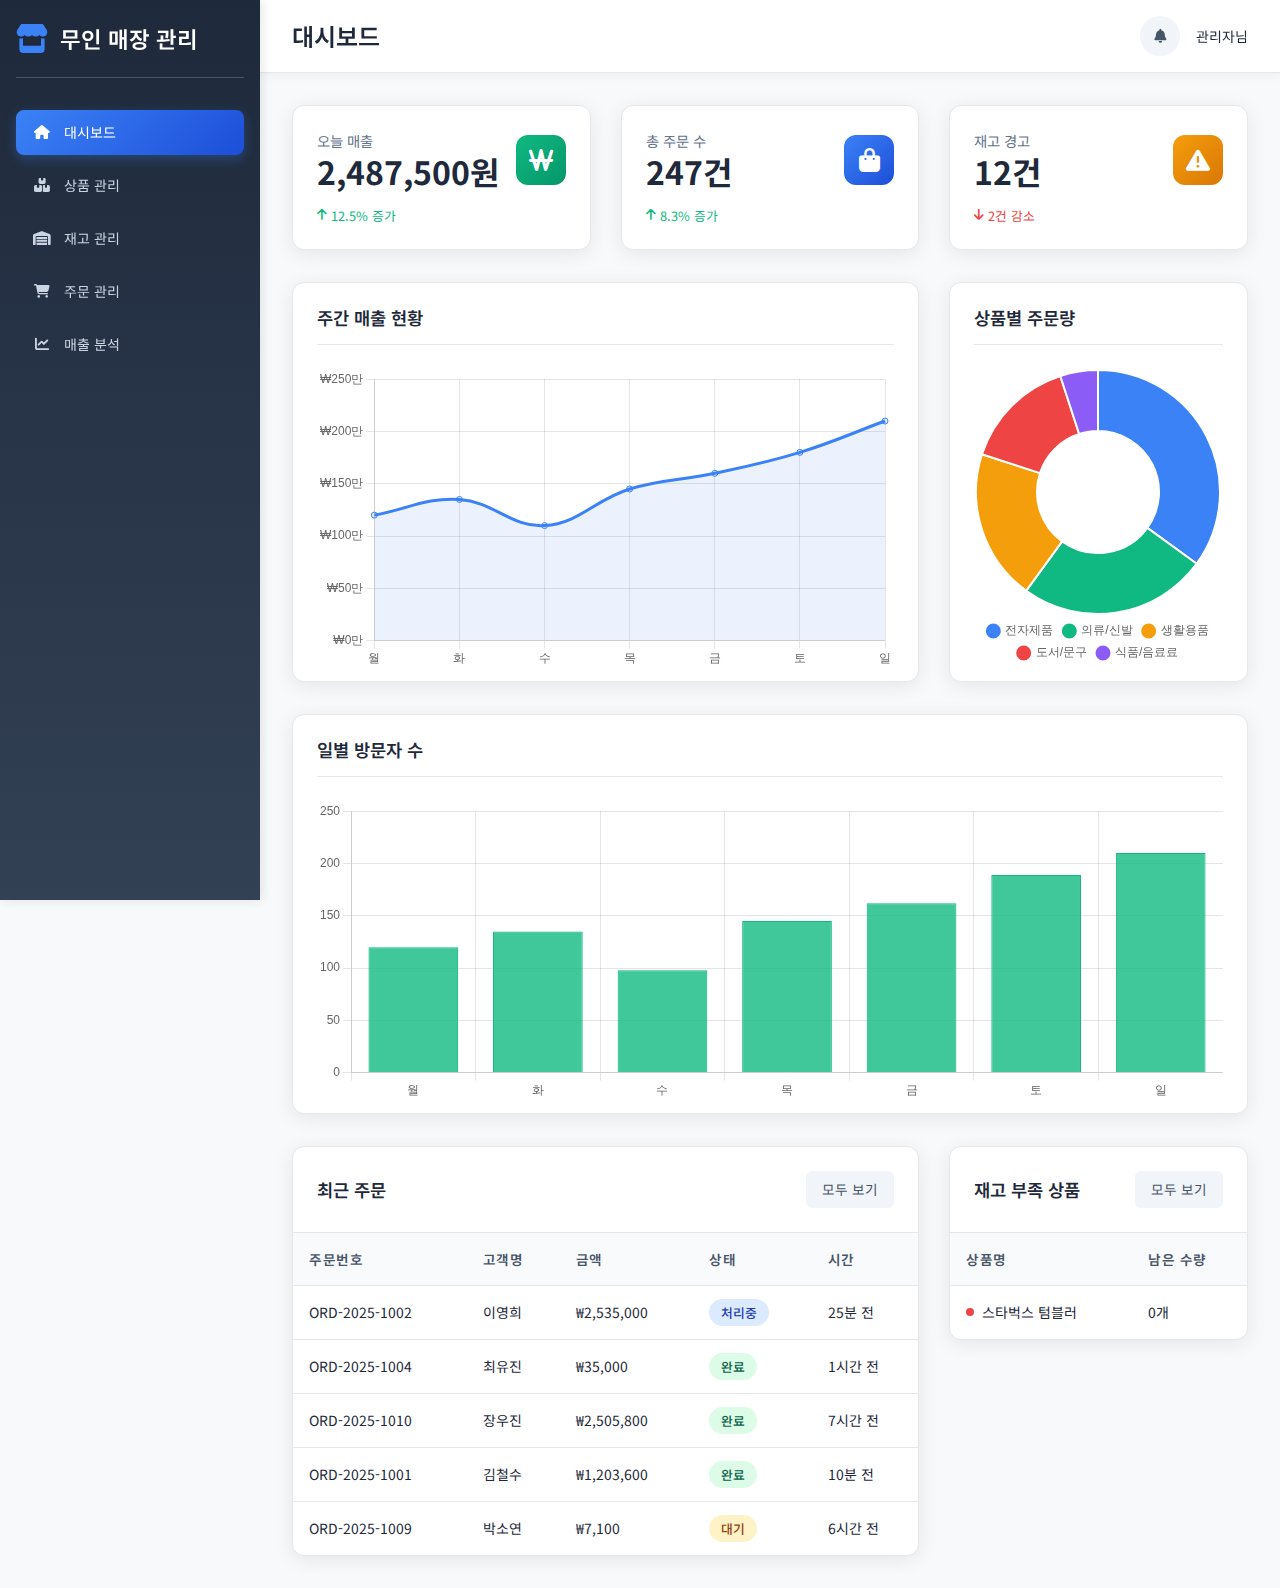
<file: index.html>
<!DOCTYPE html>
<html lang="ko">

<head>
  <meta charset="UTF-8">
  <meta name="viewport" content="width=device-width, initial-scale=1">
  <title>무인 매장 관리 시스템</title>

  <!--google 글꼴-->
  <link href="https://fonts.googleapis.com/css2?family=Noto+Sans+KR:wght@300;400;500;600;700&display=swap"
    rel="stylesheet">
  <!-- Font Awesome CDN css -->
  <link href="https://cdnjs.cloudflare.com/ajax/libs/font-awesome/6.7.2/css/all.min.css" rel="stylesheet">
  <!-- bootstrap css -->
  <link href="bootstrap-4.6.2-dist/css/bootstrap.min.css" rel="stylesheet">

  <!-- 외부 CSS -->
  <link href="CSS/common.css" rel="stylesheet">
  <link href="CSS/Dashboard.css" rel="stylesheet">

  <!-- Chart.js -->
  <script src="Chart/chart.umd.js"></script>
</head>

<body>
  <!-- 사이드바 -->
  <aside id="sidebar" class="sidebar">
    <div class="sidebar-brand">
      <i class="fas fa-store"></i>
      <h2>무인 매장 관리</h2>
    </div>
    <nav>
      <a href="index.html" class="nav-link active"><i class="fas fa-home"></i>대시보드</a>
      <a href="products.html" class="nav-link"><i class="fas fa-boxes"></i>상품 관리</a>
      <a href="inventory.html" class="nav-link"><i class="fas fa-warehouse"></i>재고 관리</a>
      <a href="orders.html" class="nav-link"><i class="fas fa-shopping-cart"></i>주문 관리</a>
      <a href="sales.html" class="nav-link"><i class="fas fa-chart-line"></i>매출 분석</a>
    </nav>
  </aside>

  <!-- 메인 컨테이너 -->
  <div class="main-container">
    <!-- 헤더 -->
    <header class="header d-flex justify-content-between align-items-center">
      <div class="d-flex align-items-center">
        <button id="mobileMenuBtn" class="mobile-menu-btn"><i class="fas fa-bars"></i></button>
        <h1 class="ms-2 header-title">대시보드</h1>
      </div>
      <div class="user-info">
        <button class="notification-btn">
          <i class="fas fa-bell"></i>
        </button>
        <span>관리자님</span>
      </div>
    </header>

    <!-- 주요 콘텐츠 영역 -->
    <main class="main-content">
      <!-- KPI 카드 -->
      <section class="kpi-section">
        <div class="row g-4">
          <div class="col-lg-4 col-md-6">
            <div class="kpi-card">
              <div class="kpi-header">
                <div>
                  <p class="kpi-title">오늘 매출</p>
                  <h3 class="kpi-value">2,487,500원</h3>
                </div>
                <div class="kpi-icon sales">
                  <i class="fas fa-won-sign"></i>
                </div>
              </div>
              <div class="kpi-change positive">
                <i class="fas fa-arrow-up"></i>
                <span>12.5% 증가</span>
              </div>
            </div>
          </div>
          <div class="col-lg-4 col-md-6">
            <div class="kpi-card">
              <div class="kpi-header">
                <div>
                  <p class="kpi-title">총 주문 수</p>
                  <h3 class="kpi-value">247건</h3>
                </div>
                <div class="kpi-icon orders">
                  <i class="fas fa-shopping-bag"></i>
                </div>
              </div>
              <div class="kpi-change positive">
                <i class="fas fa-arrow-up"></i>
                <span>8.3% 증가</span>
              </div>
            </div>
          </div>
          <div class="col-lg-4 col-md-6">
            <div class="kpi-card">
              <div class="kpi-header">
                <div>
                  <p class="kpi-title">재고 경고</p>
                  <h3 class="kpi-value">12건</h3>
                </div>
                <div class="kpi-icon warning">
                  <i class="fas fa-exclamation-triangle"></i>
                </div>
              </div>
              <div class="kpi-change negative">
                <i class="fas fa-arrow-down"></i>
                <span>2건 감소</span>
              </div>
            </div>
          </div>
        </div>
      </section>

      <!-- 차트 -->
      <section class="charts-section">
        <div class="row g-4">
          <div class="col-lg-8">
            <div class="chart-card">
              <div class="chart-header">
                <h3 class="chart-title">주간 매출 현황</h3>
              </div>
              <div class="chart-container">
                <canvas id="salesChart"></canvas>
              </div>
            </div>
          </div>
          <div class="col-lg-4">
            <div class="chart-card">
              <div class="chart-header">
                <h3 class="chart-title">상품별 주문량</h3>
              </div>
              <div class="chart-container">
                <canvas id="productChart"></canvas>
              </div>
            </div>
          </div>
        </div>
        <div class="row g-4 mt-0">
          <div class="col-12">
            <div class="chart-card">
              <div class="chart-header">
                <h3 class="chart-title">일별 방문자 수</h3>
              </div>
              <div class="chart-container">
                <canvas id="visitorChart"></canvas>
              </div>
            </div>
          </div>
        </div>
      </section>

      <!-- 테이블 -->
      <section class="tables-section">
        <div class="row g-4">
          <div class="col-lg-8">
            <div class="table-card">
              <div class="table-header">
                <h3 class="table-title">최근 주문</h3>
                <a href="orders.html" class="view-all-btn">모두 보기</a>
              </div>
              <div class="table-responsive">
                <table class="custom-table">
                  <thead>
                    <tr>
                      <th>주문번호</th>
                      <th>고객명</th>
                      <th>금액</th>
                      <th>상태</th>
                      <th>시간</th>
                    </tr>
                  </thead>
                  <tbody id="ordersTable">
                    <!-- 주문 데이터 삽입 -->
                  </tbody>
                </table>
              </div>
            </div>
          </div>
          <div class="col-lg-4">
            <div class="table-card">
              <div class="table-header">
                <h3 class="table-title">재고 부족 상품</h3>
                <a href="inventory.html" class="view-all-btn">모두 보기</a>
              </div>
              <div class="table-responsive">
                <table class="custom-table">
                  <thead>
                    <tr>
                      <th>상품명</th>
                      <th>남은 수량</th>
                    </tr>
                  </thead>
                  <tbody id="stockTable">
                    <!-- 재고 데이터 삽입 -->
                  </tbody>
                </table>
              </div>
            </div>
          </div>
        </div>
      </section>
    </main>
  </div>

  <!-- JS 프레임워크 -->
  <script src="bootstrap-4.6.2-dist/js/bootstrap.bundle.min.js"></script>
  <!-- 외부 JS -->
  <script src="JS/common.js"></script>
  <script src="JS/Dashboard.js"></script>
</body>

</html>
</file>
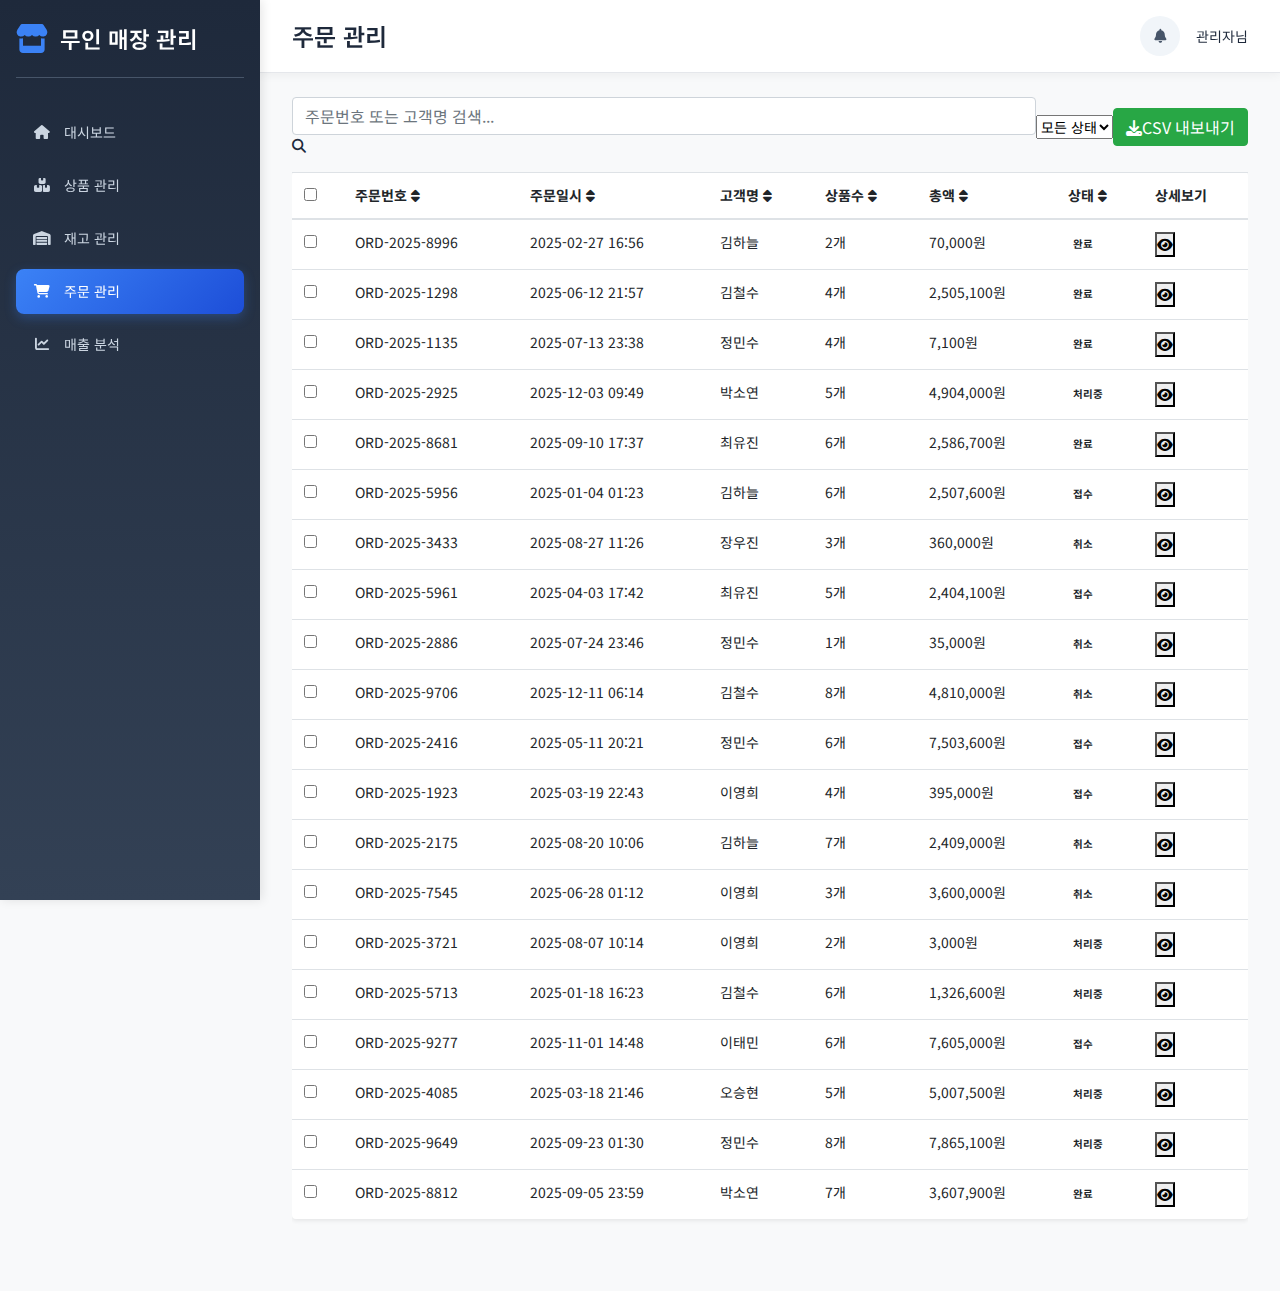
<file: orders.html>
<!DOCTYPE html>
<html lang="ko">

<head>
  <meta charset="UTF-8" />
  <meta name="viewport" content="width=device-width, initial-scale=1.0" />
  <title>무인 매장 관리 시스템</title>

  <!-- 구글 폰트 -->
  <link href="https://fonts.googleapis.com/css2?family=Noto+Sans+KR:wght@300;400;500;600;700&display=swap"
    rel="stylesheet" />
  <!-- Font Awesome -->
  <link href="https://cdnjs.cloudflare.com/ajax/libs/font-awesome/6.7.2/css/all.min.css" rel="stylesheet" />
  <!-- Bootstrap -->
  <link href="bootstrap-4.6.2-dist/css/bootstrap.min.css" rel="stylesheet" />

  <!-- 공통 스타일 -->
  <link href="CSS/common.css" rel="stylesheet" />
  <!-- 대시보드 스타일 -->
  <link href="CSS/Dashboard.css" rel="stylesheet" />
  <!-- 주문관리 전용 스타일 -->
  <link href="CSS/Orders.css" rel="stylesheet" />
</head>

<body>
  <!-- 사이드바 -->
  <aside id="sidebar" class="sidebar">
    <div class="sidebar-brand">
      <i class="fas fa-store"></i>
      <h2>무인 매장 관리</h2>
    </div>
    <nav>
      <a href="index.html" class="nav-link"><i class="fas fa-home"></i>대시보드</a>
      <a href="products.html" class="nav-link"><i class="fas fa-boxes"></i>상품 관리</a>
      <a href="inventory.html" class="nav-link"><i class="fas fa-warehouse"></i>재고 관리</a>
      <a href="orders.html" class="nav-link active"><i class="fas fa-shopping-cart"></i>주문 관리</a>
      <a href="sales.html" class="nav-link"><i class="fas fa-chart-line"></i>매출 분석</a>
    </nav>
  </aside>

  <!-- 메인 컨테이너 -->
  <div class="main-container">
    <!-- 헤더 -->
    <header class="header d-flex justify-content-between align-items-center">
      <div class="d-flex align-items-center">
        <button id="mobileMenuBtn" class="mobile-menu-btn"><i class="fas fa-bars"></i></button>
        <h1 class="ms-2 header-title">주문 관리</h1>
      </div>
      <div class="user-info">
        <button class="notification-btn">
          <i class="fas fa-bell"></i>
        </button>
        <span>관리자님</span>
      </div>
    </header>

    <!-- 본문 -->
    <main class="main-content container py-4">
      <!-- 컨트롤바 -->
      <div class="controls d-flex gap-2 align-items-center mb-3">
        <!-- 검색창 -->
        <div class="search-box position-relative flex-grow-1">
          <input id="searchInput" type="text" class="form-control" placeholder="주문번호 또는 고객명 검색..." />
          <i class="fas fa-search search-icon"></i>
        </div>

        <!-- 상태 필터 -->
        <select id="statusFilter" class="form-select filter-select w-auto">
          <option value="전체">모든 상태</option>
          <option value="접수">접수</option>
          <option value="처리중">처리중</option>
          <option value="완료">완료</option>
          <option value="취소">취소</option>
        </select>

        <!-- CSV 내보내기 -->
        <button id="exportBtn" class="btn btn-success">
          <i class="fas fa-download me-1"></i>CSV 내보내기
        </button>
      </div>

      <!-- 주문 테이블 -->
      <div class="table-responsive">
        <table class="table table-hover align-middle bg-white rounded shadow-sm">
          <thead>
            <tr>
              <th><input type="checkbox" id="selectAll"></th>
              <th data-sort="id">주문번호 <i class="fas fa-sort"></i></th>
              <th data-sort="date">주문일시 <i class="fas fa-sort"></i></th>
              <th data-sort="customer">고객명 <i class="fas fa-sort"></i></th>
              <th data-sort="count">상품수 <i class="fas fa-sort"></i></th>
              <th data-sort="total">총액 <i class="fas fa-sort"></i></th>
              <th data-sort="status">상태 <i class="fas fa-sort"></i></th>
              <th>상세보기</th>
            </tr>
          </thead>
          <tbody id="ordersTableBody">
            <!-- JS로 동적 생성 -->
          </tbody>
        </table>
      </div>

      <!-- 페이징 (추후 구현) -->
      <nav aria-label="페이지네비게이션">
        <ul id="pagination" class="pagination justify-content-center mt-3"></ul>
      </nav>
    </main>
  </div>

  <!-- 주문 상세 모달 -->
  <div id="orderModal" class="modal">
    <div class="modal-content">
      <div class="modal-header">
        <h3 id="modalOrderId">주문 상세 정보</h3>
        <button id="closeOrderModal" class="close-btn">
          <i class="fas fa-times"></i>
        </button>
      </div>
      <div class="modal-body">
        <div class="d-flex justify-content-between mb-3">
          <span id="modalOrderDate" class="text-muted"></span>
          <span id="modalOrderStatus" class="badge"></span>
        </div>

        <section class="mb-4">
          <h5><i class="fas fa-user me-2"></i>고객 정보</h5>
          <div class="bg-light p-3 rounded">
            <p id="modalCustomerName" class="mb-0"></p>
          </div>
        </section>

        <section class="mb-4">
          <h5><i class="fas fa-shopping-bag me-2"></i>주문 상품</h5>
          <div class="table-responsive">
            <table class="table table-sm">
              <thead class="table-light">
                <tr>
                  <th>상품코드</th>
                  <th>상품명</th>
                  <th>수량</th>
                  <th>소계</th>
                </tr>
              </thead>
              <tbody id="modalItemsBody"></tbody>
              <tfoot>
                <tr class="fw-bold">
                  <th colspan="3" class="text-end">총계</th>
                  <th id="modalTotalPrice"></th>
                </tr>
              </tfoot>
            </table>
          </div>
        </section>

        <section class="mb-4">
          <h5><i class="fas fa-credit-card me-2"></i>결제 정보</h5>
          <div class="bg-light p-3 rounded">
            <p id="modalPaymentInfo" class="mb-0"></p>
          </div>
        </section>

        <section>
          <h5><i class="fas fa-edit me-2"></i>상태 변경</h5>
          <div class="d-flex gap-2">
            <select id="modalStatusSelect" class="form-select w-auto">
              <option value="접수">접수</option>
              <option value="처리중">처리중</option>
              <option value="완료">완료</option>
              <option value="취소">취소</option>
            </select>
            <button id="modalUpdateBtn" class="btn btn-primary">
              <i class="fas fa-check me-1"></i>상태 변경
            </button>
          </div>
        </section>
      </div>
      <div class="modal-footer">
        <button id="modalCloseBtn" class="btn btn-secondary">
          <i class="fas fa-times me-1"></i>닫기
        </button>
      </div>
    </div>
  </div>

  <!-- jQuery 먼저 -->
  <script src="https://code.jquery.com/jquery-3.6.0.min.js"></script>
  <!-- Bootstrap Bundle (Popper 포함) -->
  <script src="bootstrap-4.6.2-dist/js/bootstrap.bundle.min.js"></script>
  <!-- 공통 스크립트 -->
  <script src="JS/common.js"></script>
  <!-- 페이지 전용 스크립트 -->
  <script src="JS/orders.js" defer></script>
</body>

</html>
</file>
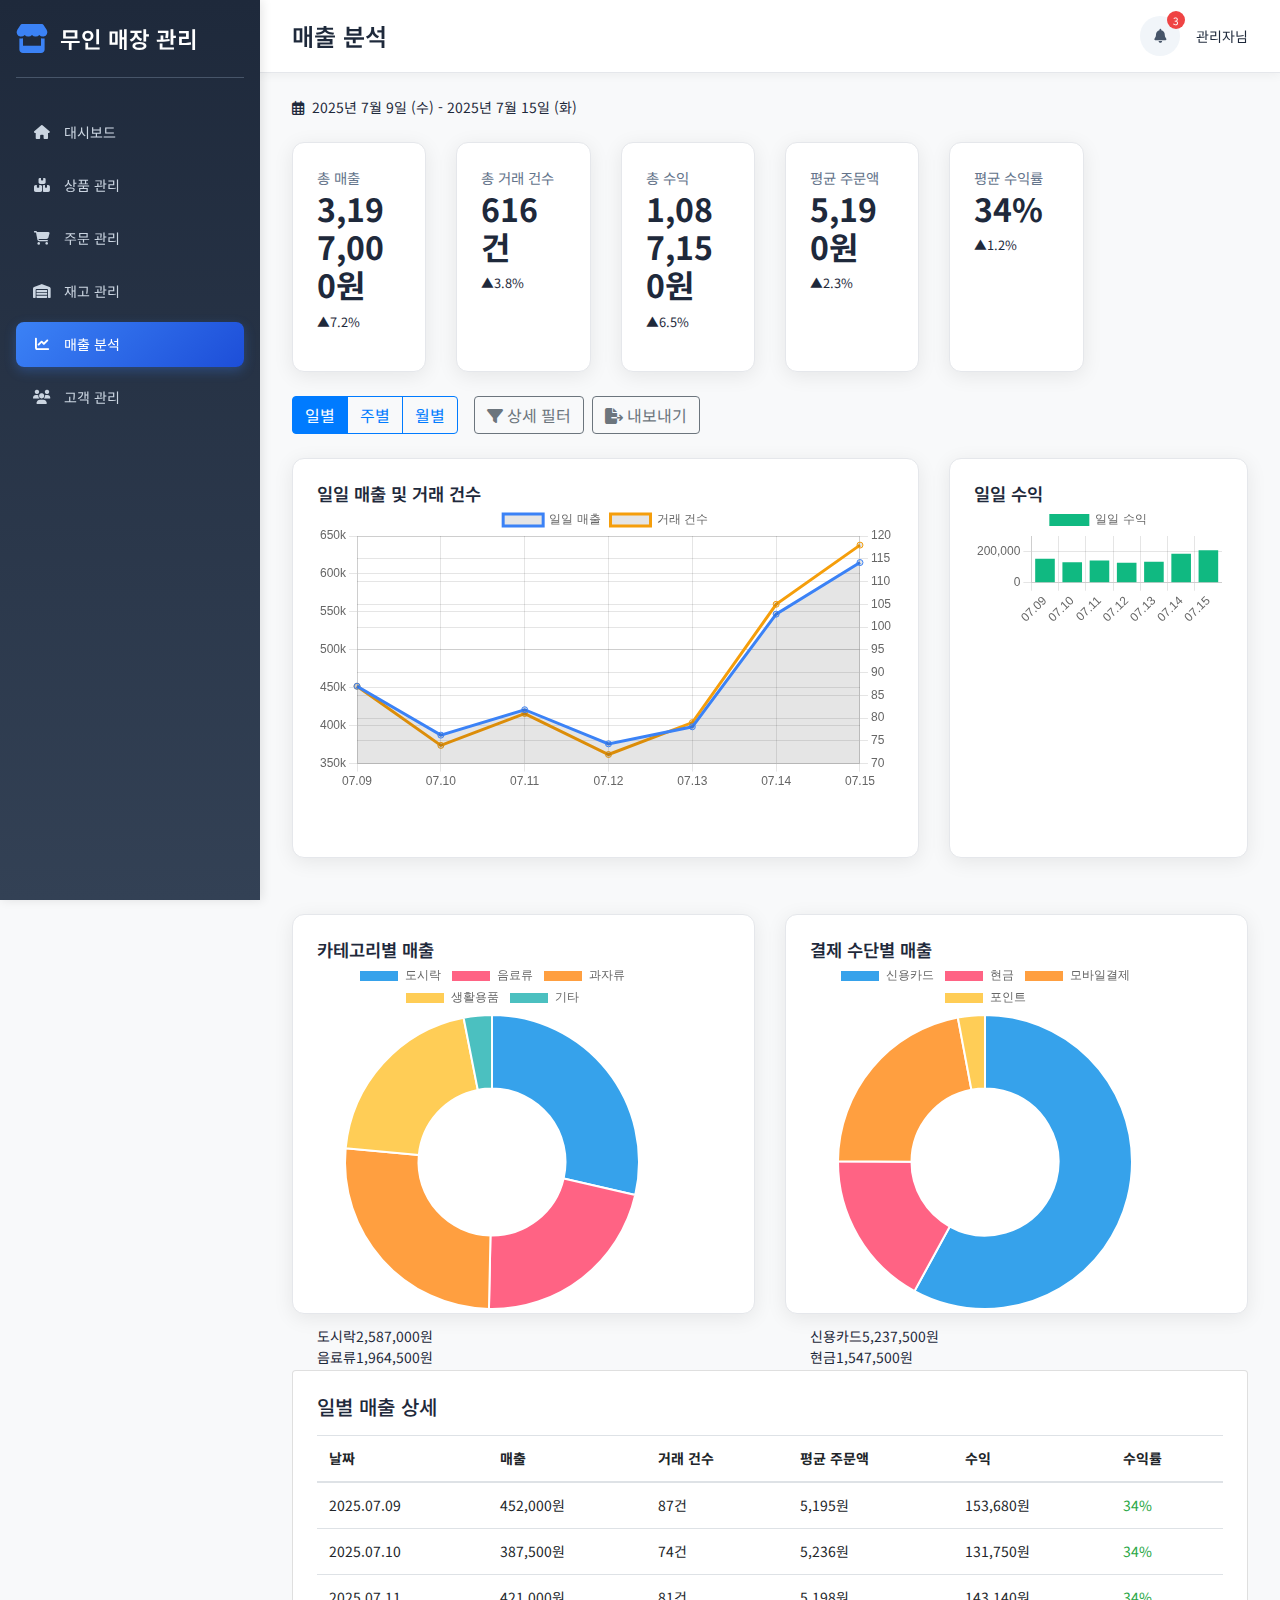
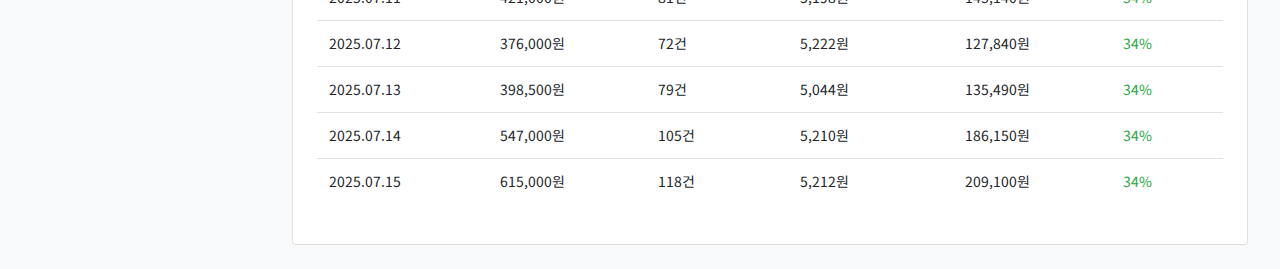
<file: sales.html>
<!DOCTYPE html>
<html lang="ko">

<head>
    <meta charset="UTF-8" />
    <meta name="viewport" content="width=device-width, initial-scale=1.0" />
    <title>매출 분석 - 무인상점</title>

    <!-- 구글 폰트 -->
    <link href="https://fonts.googleapis.com/css2?family=Noto+Sans+KR:wght@300;400;500;600;700&display=swap"
        rel="stylesheet" />
    <!-- Font Awesome -->
    <link href="https://cdnjs.cloudflare.com/ajax/libs/font-awesome/6.7.2/css/all.min.css" rel="stylesheet" />
    <!-- Bootstrap -->
    <link href="bootstrap-4.6.2-dist/css/bootstrap.min.css" rel="stylesheet" />

    <!-- 공통 스타일 -->
    <link href="CSS/common.css" rel="stylesheet" />
    <!-- 대시보드 스타일 -->
    <link href="CSS/Dashboard.css" rel="stylesheet" />
    <!-- 매출분석 전용 -->
    <link href="CSS/sales.css" rel="stylesheet" />
    <!-- Chart.js -->
    <script src="Chart/chart.umd.js"></script>
</head>

<body style="font-family:'Noto Sans KR',sans-serif;">
    <!-- 사이드바 -->
    <aside id="sidebar" class="sidebar">
        <div class="sidebar-brand">
            <i class="fas fa-store"></i>
            <h2>무인 매장 관리</h2>
        </div>
        <nav>
            <a href="index.html" class="nav-link"><i class="fas fa-home"></i>대시보드</a>
            <a href="products.html" class="nav-link"><i class="fas fa-boxes"></i>상품 관리</a>
            <a href="orders.html" class="nav-link"><i class="fas fa-shopping-cart"></i>주문 관리</a>
            <a href="inventory.html" class="nav-link"><i class="fas fa-warehouse"></i>재고 관리</a>
            <a href="sales.html" class="nav-link active"><i class="fas fa-chart-line"></i>매출 분석</a>
            <a href="customers.html" class="nav-link"><i class="fas fa-users"></i>고객 관리</a>
        </nav>
    </aside>

    <!-- 메인 컨테이너 -->
    <div class="main-container">
        <!-- 헤더 -->
        <header class="header d-flex justify-content-between align-items-center">
            <button id="mobileMenuBtn" class="mobile-menu-btn">
                <i class="fas fa-bars"></i>
            </button>
            <h1 class="header-title">매출 분석</h1>
            <div class="user-info">
                <button class="notification-btn">
                    <i class="fas fa-bell"></i>
                    <span class="notification-badge">3</span>
                </button>
                <span>관리자님</span>
            </div>
        </header>

        <!-- 본문 -->
        <main class="main-content container-fluid py-4">
            <!-- 기간 선택 -->
            <div class="d-flex align-items-center mb-4">
                <i class="far fa-calendar-alt mr-2"></i>
                <span id="dateRange" class="font-weight-medium"></span>
            </div>

            <!-- KPI Cards -->
            <section class="row g-4 mb-4">
                <div class="col-lg-2 col-md-4">
                    <div class="card kpi-card">
                        <p class="kpi-title">총 매출</p>
                        <h3 id="kpiTotalSales" class="kpi-value">0원</h3>
                        <p class="kpi-change" id="kpiSalesChange">▲0%</p>
                    </div>
                </div>
                <div class="col-lg-2 col-md-4">
                    <div class="card kpi-card">
                        <p class="kpi-title">총 거래 건수</p>
                        <h3 id="kpiTotalOrders" class="kpi-value">0건</h3>
                        <p class="kpi-change" id="kpiOrdersChange">▲0%</p>
                    </div>
                </div>
                <div class="col-lg-2 col-md-4">
                    <div class="card kpi-card">
                        <p class="kpi-title">총 수익</p>
                        <h3 id="kpiTotalProfit" class="kpi-value">0원</h3>
                        <p class="kpi-change" id="kpiProfitChange">▲0%</p>
                    </div>
                </div>
                <div class="col-lg-2 col-md-4">
                    <div class="card kpi-card">
                        <p class="kpi-title">평균 주문액</p>
                        <h3 id="kpiAvgOrder" class="kpi-value">0원</h3>
                        <p class="kpi-change" id="kpiAvgOrderChange">▲0%</p>
                    </div>
                </div>
                <div class="col-lg-2 col-md-4">
                    <div class="card kpi-card">
                        <p class="kpi-title">평균 수익률</p>
                        <h3 id="kpiAvgROI" class="kpi-value">0%</h3>
                        <p class="kpi-change" id="kpiROIChange">▲0%</p>
                    </div>
                </div>
            </section>

            <!-- Interval & 버튼 -->
            <div class="d-flex align-items-center mb-4">
                <div class="btn-group btn-interval mr-3" role="group">
                    <button type="button" class="btn btn-outline-primary active" data-interval="daily">일별</button>
                    <button type="button" class="btn btn-outline-primary" data-interval="weekly">주별</button>
                    <button type="button" class="btn btn-outline-primary" data-interval="monthly">월별</button>
                </div>
                <button class="btn btn-outline-secondary mr-2"><i class="fas fa-filter"></i> 상세 필터</button>
                <button class="btn btn-outline-secondary"><i class="fas fa-file-export"></i> 내보내기</button>
            </div>

            <!-- Charts -->
            <section class="row g-4 mb-4">
                <div class="col-lg-8">
                    <div class="card chart-card">
                        <h5 class="chart-title">일일 매출 및 거래 건수</h5>
                        <canvas id="salesOrdersChart"></canvas>
                    </div>
                </div>
                <div class="col-lg-4">
                    <div class="card chart-card">
                        <h5 class="chart-title">일일 수익</h5>
                        <canvas id="profitChart"></canvas>
                    </div>
                </div>
            </section>

            <section class="row g-4 mb-4">
                <div class="col-lg-6">
                    <div class="card chart-card">
                        <h5 class="chart-title">카테고리별 매출</h5>
                        <canvas id="categoryChart"></canvas>
                        <ul id="categoryList" class="list-unstyled mt-3"></ul>
                    </div>
                </div>
                <div class="col-lg-6">
                    <div class="card chart-card">
                        <h5 class="chart-title">결제 수단별 매출</h5>
                        <canvas id="paymentChart"></canvas>
                        <ul id="paymentList" class="list-unstyled mt-3"></ul>
                    </div>
                </div>
            </section>

            <!-- Daily Details Table -->
            <section class="card p-4">
                <h5 class="mb-3">일별 매출 상세</h5>
                <div class="table-responsive">
                    <table class="table detail-table">
                        <thead>
                            <tr>
                                <th>날짜</th>
                                <th>매출</th>
                                <th>거래 건수</th>
                                <th>평균 주문액</th>
                                <th>수익</th>
                                <th>수익률</th>
                            </tr>
                        </thead>
                        <tbody id="detailTableBody">
                            <!-- JS 생성 -->
                        </tbody>
                    </table>
                </div>
            </section>
        </main>
    </div>

    <!-- Bootstrap JS -->
    <script src="bootstrap-4.6.2-dist/js/bootstrap.bundle.min.js"></script>
    <!-- 공통 -->
    <script src="JS/common.js"></script>
    <!-- 매출분석 로직 -->
    <script src="JS/sales.js"></script>
</body>

</html>
</file>
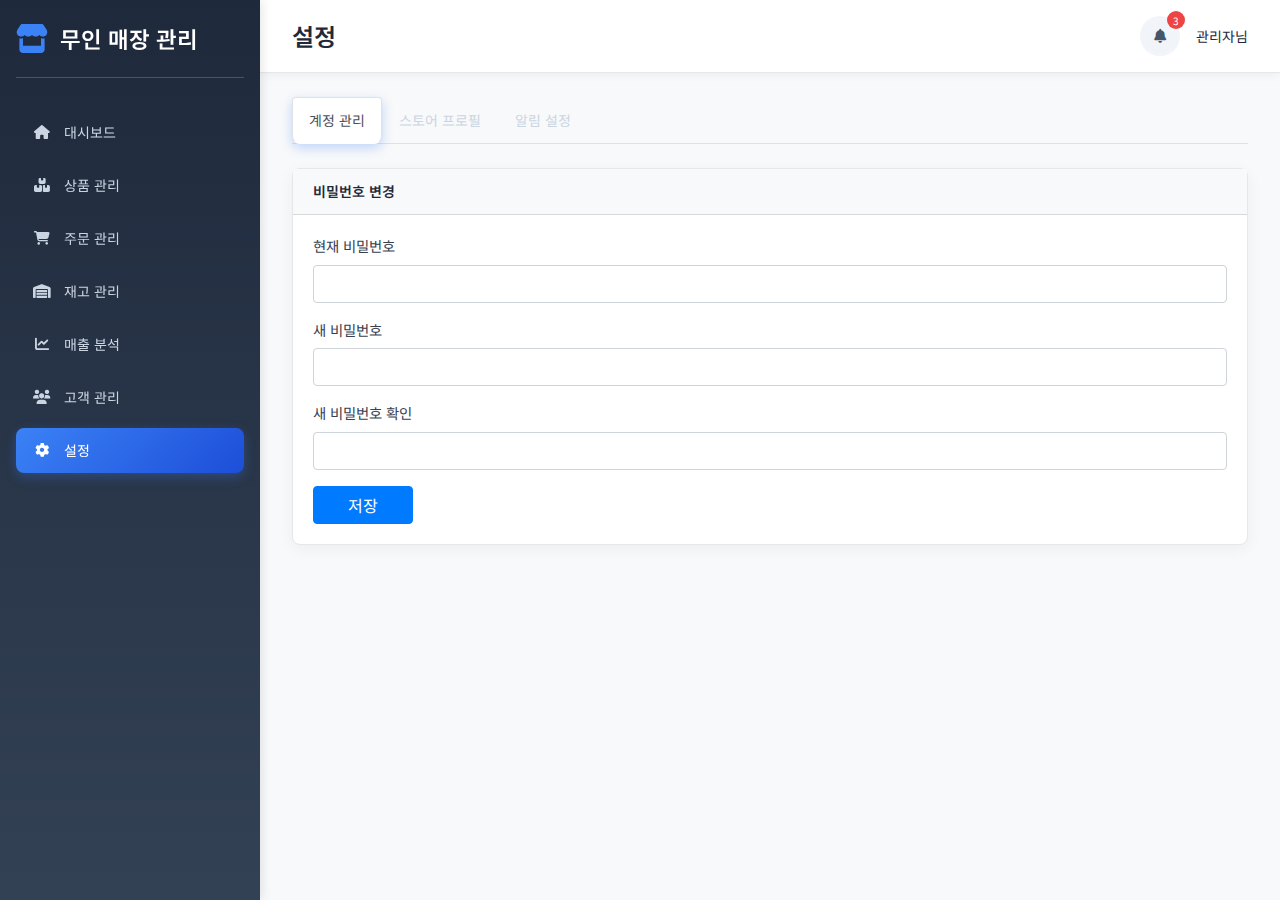
<file: settings.html>
<!DOCTYPE html>
<html lang="ko">

<head>
    <meta charset="UTF-8" />
    <meta name="viewport" content="width=device-width, initial-scale=1.0" />
    <title>설정</title>

    <!-- 구글 폰트 -->
    <link href="https://fonts.googleapis.com/css2?family=Noto+Sans+KR:wght@300;400;500;600;700&display=swap"
        rel="stylesheet" />
    <!-- Font Awesome -->
    <link href="https://cdnjs.cloudflare.com/ajax/libs/font-awesome/6.7.2/css/all.min.css" rel="stylesheet" />
    <!-- Bootstrap -->
    <link href="bootstrap-4.6.2-dist/css/bootstrap.min.css" rel="stylesheet" />

    <!-- 공통 스타일 -->
    <link href="CSS/common.css" rel="stylesheet" />
    <!-- 대시보드 스타일 -->
    <link href="CSS/Dashboard.css" rel="stylesheet" />
    <!-- 설정 스타일 -->
    <link href="CSS/settings.css" rel="stylesheet" />
</head>

<body>
    <!-- 사이드바 -->
    <aside id="sidebar" class="sidebar">
        <div class="sidebar-brand">
            <i class="fas fa-store"></i>
            <h2>무인 매장 관리</h2>
        </div>
        <nav>
            <a href="index.html" class="nav-link"><i class="fas fa-home"></i>대시보드</a>
            <a href="products.html" class="nav-link"><i class="fas fa-boxes"></i>상품 관리</a>
            <a href="orders.html" class="nav-link"><i class="fas fa-shopping-cart"></i>주문 관리</a>
            <a href="inventory.html" class="nav-link"><i class="fas fa-warehouse"></i>재고 관리</a>
            <a href="sales.html" class="nav-link"><i class="fas fa-chart-line"></i>매출 분석</a>
            <a href="customers.html" class="nav-link"><i class="fas fa-users"></i>고객 관리</a>
            <a href="settings.html" class="nav-link active"><i class="fas fa-cog"></i>설정</a>
        </nav>
    </aside>

    <!-- 메인 컨테이너 -->
    <div class="main-container">
        <!-- 헤더 -->
        <header class="header d-flex justify-content-between align-items-center">
            <button id="mobileMenuBtn" class="mobile-menu-btn"><i class="fas fa-bars"></i></button>
            <h1 class="header-title">설정</h1>
            <div class="user-info">
                <button class="notification-btn"><i class="fas fa-bell"></i><span
                        class="notification-badge">3</span></button>
                <span>관리자님</span>
            </div>
        </header>

        <!-- 본문 -->
        <main class="main-content container py-4">
            <!-- 탭 네비게이션 -->
            <ul class="nav nav-tabs" id="settingsTab">
                <li class="nav-item"><a class="nav-link active" data-tab="account">계정 관리</a></li>
                <li class="nav-item"><a class="nav-link" data-tab="store">스토어 프로필</a></li>
                <li class="nav-item"><a class="nav-link" data-tab="notifications">알림 설정</a></li>
            </ul>

            <!-- 탭 컨텐츠 -->
            <div class="tab-content mt-4">
                <!-- 계정 관리 -->
                <div class="tab-pane active" id="account">
                    <div class="card mb-4">
                        <div class="card-header">비밀번호 변경</div>
                        <div class="card-body">
                            <form id="accountForm">
                                <div class="mb-3">
                                    <label class="form-label">현재 비밀번호</label>
                                    <input type="password" class="form-control" id="currentPassword" required>
                                </div>
                                <div class="mb-3">
                                    <label class="form-label">새 비밀번호</label>
                                    <input type="password" class="form-control" id="newPassword" required>
                                </div>
                                <div class="mb-3">
                                    <label class="form-label">새 비밀번호 확인</label>
                                    <input type="password" class="form-control" id="confirmPassword" required>
                                </div>
                                <button type="button" id="saveAccountBtn" class="btn btn-primary">저장</button>
                            </form>
                        </div>
                    </div>
                </div>
                <!-- 스토어 프로필 -->
                <div class="tab-pane d-none" id="store">
                    <div class="card mb-4">
                        <div class="card-header">매장 정보</div>
                        <div class="card-body">
                            <form id="storeForm">
                                <div class="mb-3">
                                    <label class="form-label">매장 이름</label>
                                    <input type="text" class="form-control" id="storeName">
                                </div>
                                <div class="mb-3">
                                    <label class="form-label">연락처</label>
                                    <input type="text" class="form-control" id="storeContact">
                                </div>
                                <button type="button" id="saveStoreBtn" class="btn btn-primary">저장</button>
                            </form>
                        </div>
                    </div>
                </div>
                <!-- 알림 설정 -->
                <div class="tab-pane d-none" id="notifications">
                    <div class="card mb-4">
                        <div class="card-header">재고 알림 임계값</div>
                        <div class="card-body">
                            <form id="notifyForm">
                                <div class="mb-3">
                                    <label class="form-label">재고 부족 알림 (개수 이하)</label>
                                    <input type="number" class="form-control" id="lowStockThreshold" min="0">
                                </div>
                                <button type="button" id="saveNotifyBtn" class="btn btn-primary">저장</button>
                            </form>
                        </div>
                    </div>
                </div>
            </div>
        </main>
    </div>

    <!-- 스크립트 -->
    <script src="bootstrap-4.6.2-dist/js/bootstrap.bundle.min.js"></script>
    <script src="JS/common.js"></script>
    <script src="JS/settings.js"></script>
</body>

</html>
</file>
<file: CSS/common.css>
/* Table Cards */
.table-card {
    background: white;
    border-radius: 12px;
    box-shadow: 0 4px 20px rgba(0, 0, 0, 0.08);
    border: 1px solid #e5e7eb;
    overflow: hidden;
}

.table-header {
    padding: 1.5rem;
    border-bottom: 1px solid #e5e7eb;
    display: flex;
    align-items: center;
    justify-content: space-between;
}

.table-title {
    font-size: 1.1rem;
    font-weight: 600;
    color: #1e293b;
    margin: 0;
}

.view-all-btn {
    background: #f1f5f9;
    border: none;
    padding: 0.5rem 1rem;
    border-radius: 6px;
    color: #475569;
    font-size: 0.85rem;
    transition: all 0.2s ease;
}

.view-all-btn:hover {
    background: #e2e8f0;
    color: #1e293b;
}

.custom-table {
    width: 100%;
    margin: 0;
}

.custom-table thead th {
    background: #f8fafc;
    padding: 1rem;
    font-weight: 600;
    color: #475569;
    border: none;
    font-size: 0.85rem;
    text-transform: uppercase;
    letter-spacing: 0.5px;
}

.custom-table tbody td {
    padding: 1rem;
    border-top: 1px solid #e5e7eb;
    color: #1e293b;
}

.custom-table tbody tr:hover {
    background: #f8fafc;
}

.status-badge {
    padding: 0.25rem 0.75rem;
    border-radius: 20px;
    font-size: 0.8rem;
    font-weight: 500;
}

.status-badge.completed {
    background: #dcfce7;
    color: #065f46;
}

.status-badge.pending {
    background: #fef3c7;
    color: #92400e;
}

.status-badge.processing {
    background: #dbeafe;
    color: #1e40af;
}

.stock-level {
    display: flex;
    align-items: center;
    gap: 0.5rem;
}

.stock-indicator {
    width: 8px;
    height: 8px;
    border-radius: 50%;
}

.stock-indicator.low {
    background: #ef4444;
}

.stock-indicator.medium {
    background: #f59e0b;
}

.stock-indicator.high {
    background: #10b981;
}

/* Responsive Design */
@media (max-width: 1200px) {
    .sidebar {
        width: 220px;
    }

    .main-container {
        margin-left: 220px;
    }
}

@media (max-width: 992px) {
    .sidebar {
        transform: translateX(-100%);
        transition: transform 0.3s ease;
    }

    .sidebar.show {
        transform: translateX(0);
    }

    .main-container {
        margin-left: 0;
    }

    .header {
        padding: 1rem;
    }

    .main-content {
        padding: 1rem;
    }
}

@media (max-width: 768px) {
    .kpi-value {
        font-size: 1.5rem;
    }

    .chart-card {
        height: 350px;
    }

    .chart-container {
        height: 250px;
    }
}

.mobile-menu-btn {
    display: none;
    background: none;
    border: none;
    font-size: 1.5rem;
    color: #1e293b;
}

@media (max-width: 992px) {
    .mobile-menu-btn {
        display: block;
    }
}
</file>
<file: CSS/Dashboard.css>
* {
  margin: 0;
  padding: 0;
  box-sizing: border-box;
}

body {
  font-family: 'Noto Sans KR', sans-serif;
  background-color: #f8f9fa;
  color: #1e293b;
  font-size: 14px;
}

/* Sidebar Styles */
.sidebar {
  width: 260px;
  background: linear-gradient(180deg, #1e293b 0%, #334155 100%);
  color: white;
  min-height: 100vh;
  padding: 1.5rem 1rem;
  position: fixed;
  top: 0;
  left: 0;
  box-shadow: 2px 0 10px rgba(0, 0, 0, 0.1);
  z-index: 1000;
}

.sidebar-brand {
  display: flex;
  align-items: center;
  margin-bottom: 2rem;
  padding-bottom: 1.5rem;
  border-bottom: 1px solid #475569;
}

.sidebar-brand i {
  font-size: 1.8rem;
  margin-right: 0.75rem;
  color: #3b82f6;
}

.sidebar-brand h2 {
  font-size: 1.4rem;
  font-weight: 600;
  margin: 0;
}

.nav-link {
  display: flex;
  align-items: center;
  padding: 0.75rem 1rem;
  margin-bottom: 0.5rem;
  border-radius: 0.5rem;
  transition: all 0.3s ease;
  text-decoration: none;
  color: #cbd5e1;
}

.nav-link:hover {
  background: rgba(59, 130, 246, 0.1);
  color: #3b82f6;
  transform: translateX(4px);
}

.nav-link.active {
  background: linear-gradient(135deg, #3b82f6, #1d4ed8);
  color: white;
  box-shadow: 0 4px 12px rgba(59, 130, 246, 0.3);
}

.nav-link i {
  margin-right: 0.75rem;
  width: 20px;
  text-align: center;
}

/* Main Content */
.main-container {
  margin-left: 260px;
  min-height: 100vh;
  background: #f8f9fa;
}

.header {
  background: white;
  padding: 1rem 2rem;
  box-shadow: 0 2px 10px rgba(0, 0, 0, 0.05);
  border-bottom: 1px solid #e5e7eb;
  position: sticky;
  top: 0;
  z-index: 999;
}

.header-title {
  font-size: 1.5rem;
  font-weight: 600;
  color: #1e293b;
  margin: 0;
}

.user-info {
  display: flex;
  align-items: center;
  gap: 1rem;
}

.notification-btn {
  position: relative;
  background: #f1f5f9;
  border: none;
  width: 40px;
  height: 40px;
  border-radius: 50%;
  display: flex;
  align-items: center;
  justify-content: center;
  color: #475569;
  transition: all 0.2s ease;
}

.notification-btn:hover {
  background: #e2e8f0;
  color: #1e293b;
}

.notification-badge {
  position: absolute;
  top: -5px;
  right: -5px;
  background: #ef4444;
  color: white;
  border-radius: 50%;
  width: 18px;
  height: 18px;
  font-size: 10px;
  display: flex;
  align-items: center;
  justify-content: center;
}

.main-content {
  padding: 2rem;
}

/* KPI Cards */
.kpi-section {
  margin-bottom: 2rem;
}

.kpi-card {
  background: white;
  padding: 1.5rem;
  border-radius: 12px;
  box-shadow: 0 4px 20px rgba(0, 0, 0, 0.08);
  border: 1px solid #e5e7eb;
  transition: all 0.3s ease;
  height: 100%;
}

.kpi-card:hover {
  transform: translateY(-2px);
  box-shadow: 0 8px 30px rgba(0, 0, 0, 0.12);
}

.kpi-header {
  display: flex;
  align-items: center;
  justify-content: space-between;
  margin-bottom: 1rem;
}

.kpi-icon {
  width: 50px;
  height: 50px;
  border-radius: 12px;
  display: flex;
  align-items: center;
  justify-content: center;
  font-size: 1.5rem;
  color: white;
}

.kpi-icon.sales {
  background: linear-gradient(135deg, #10b981, #059669);
}

.kpi-icon.orders {
  background: linear-gradient(135deg, #3b82f6, #1d4ed8);
}

.kpi-icon.warning {
  background: linear-gradient(135deg, #f59e0b, #d97706);
}

.kpi-title {
  font-size: 0.9rem;
  color: #64748b;
  margin: 0;
}

.kpi-value {
  font-size: 2rem;
  font-weight: 700;
  color: #1e293b;
  margin: 0;
}

.kpi-change {
  font-size: 0.8rem;
  display: flex;
  align-items: center;
  gap: 0.25rem;
  margin-top: 0.5rem;
}

.kpi-change.positive {
  color: #10b981;
}

.kpi-change.negative {
  color: #ef4444;
}

/* Chart Cards */
.chart-card {
  background: white;
  padding: 1.5rem;
  border-radius: 12px;
  box-shadow: 0 4px 20px rgba(0, 0, 0, 0.08);
  border: 1px solid #e5e7eb;
  margin-bottom: 2rem;
  height: 400px;
}

.chart-header {
  display: flex;
  align-items: center;
  justify-content: between;
  margin-bottom: 1.5rem;
  padding-bottom: 1rem;
  border-bottom: 1px solid #e5e7eb;
}

.chart-title {
  font-size: 1.1rem;
  font-weight: 600;
  color: #1e293b;
  margin: 0;
}

.chart-container {
  position: relative;
  height: 300px;
}
</file>
<file: CSS/Orders.css>
.order-table {
    width: 100%;
    border-collapse: collapse;
    background: white;
    margin-top: 1rem;
}

.order-table th,
.order-table td {
    padding: 0.75rem;
    border: 1px solid #e5e7eb;
    text-align: left;
}

.order-table th {
    background: #f1f5f9;
    font-weight: 600;
}

.status {
    padding: 0.25rem 0.5rem;
    border-radius: 0.25rem;
    font-size: 0.8rem;
    text-align: center;
    display: inline-block;
}

.status.pending {
    background: #fef3c7;
    color: #92400e;
}

.status.processing {
    background: #e0f2fe;
    color: #0369a1;
}

.status.completed {
    background: #dcfce7;
    color: #065f46;
}

.status.cancelled {
    background: #fee2e2;
    color: #991b1b;
}
</file>
<file: CSS/sales.css>
.sales-charts {
    display: grid;
    grid-template-columns: 1fr 1fr;
    gap: 2rem;
    margin-bottom: 2rem;
}

.chart-box {
    background: white;
    padding: 1rem;
    border-radius: 0.5rem;
    box-shadow: 0 2px 6px rgba(0, 0, 0, 0.05);
}

.chart-box h3 {
    margin-bottom: 1rem;
    font-size: 1rem;
}

.sales-table table {
    width: 100%;
    border-collapse: collapse;
    background: white;
}

.sales-table th,
.sales-table td {
    padding: 0.75rem;
    border: 1px solid #e5e7eb;
    text-align: left;
}

.sales-table th {
    background: #f1f5f9;
    font-weight: 600;
}
</file>
<file: CSS/settings.css>
.main-content {
  padding-top: 1rem;
  padding-bottom: 1rem;
}

/* 탭 네비게이션 */
.nav-tabs .nav-link {
  cursor: pointer;
}
.nav-tabs .nav-link.active {
  background: #fff;
  border-color: #dee2e6 #dee2e6 #fff;
}

/* 카드 스타일 */
.card {
  border-radius: 8px;
  box-shadow: 0 4px 16px rgba(0,0,0,0.05);
  border: 1px solid #e5e7eb;
}
.card-header {
  background: #f8f9fa;
  font-weight: 600;
}

/* 폼 요소 */
.form-label {
  font-size: .9rem;
  color: #374151;
}
.btn {
  min-width: 100px;
}
</file>
